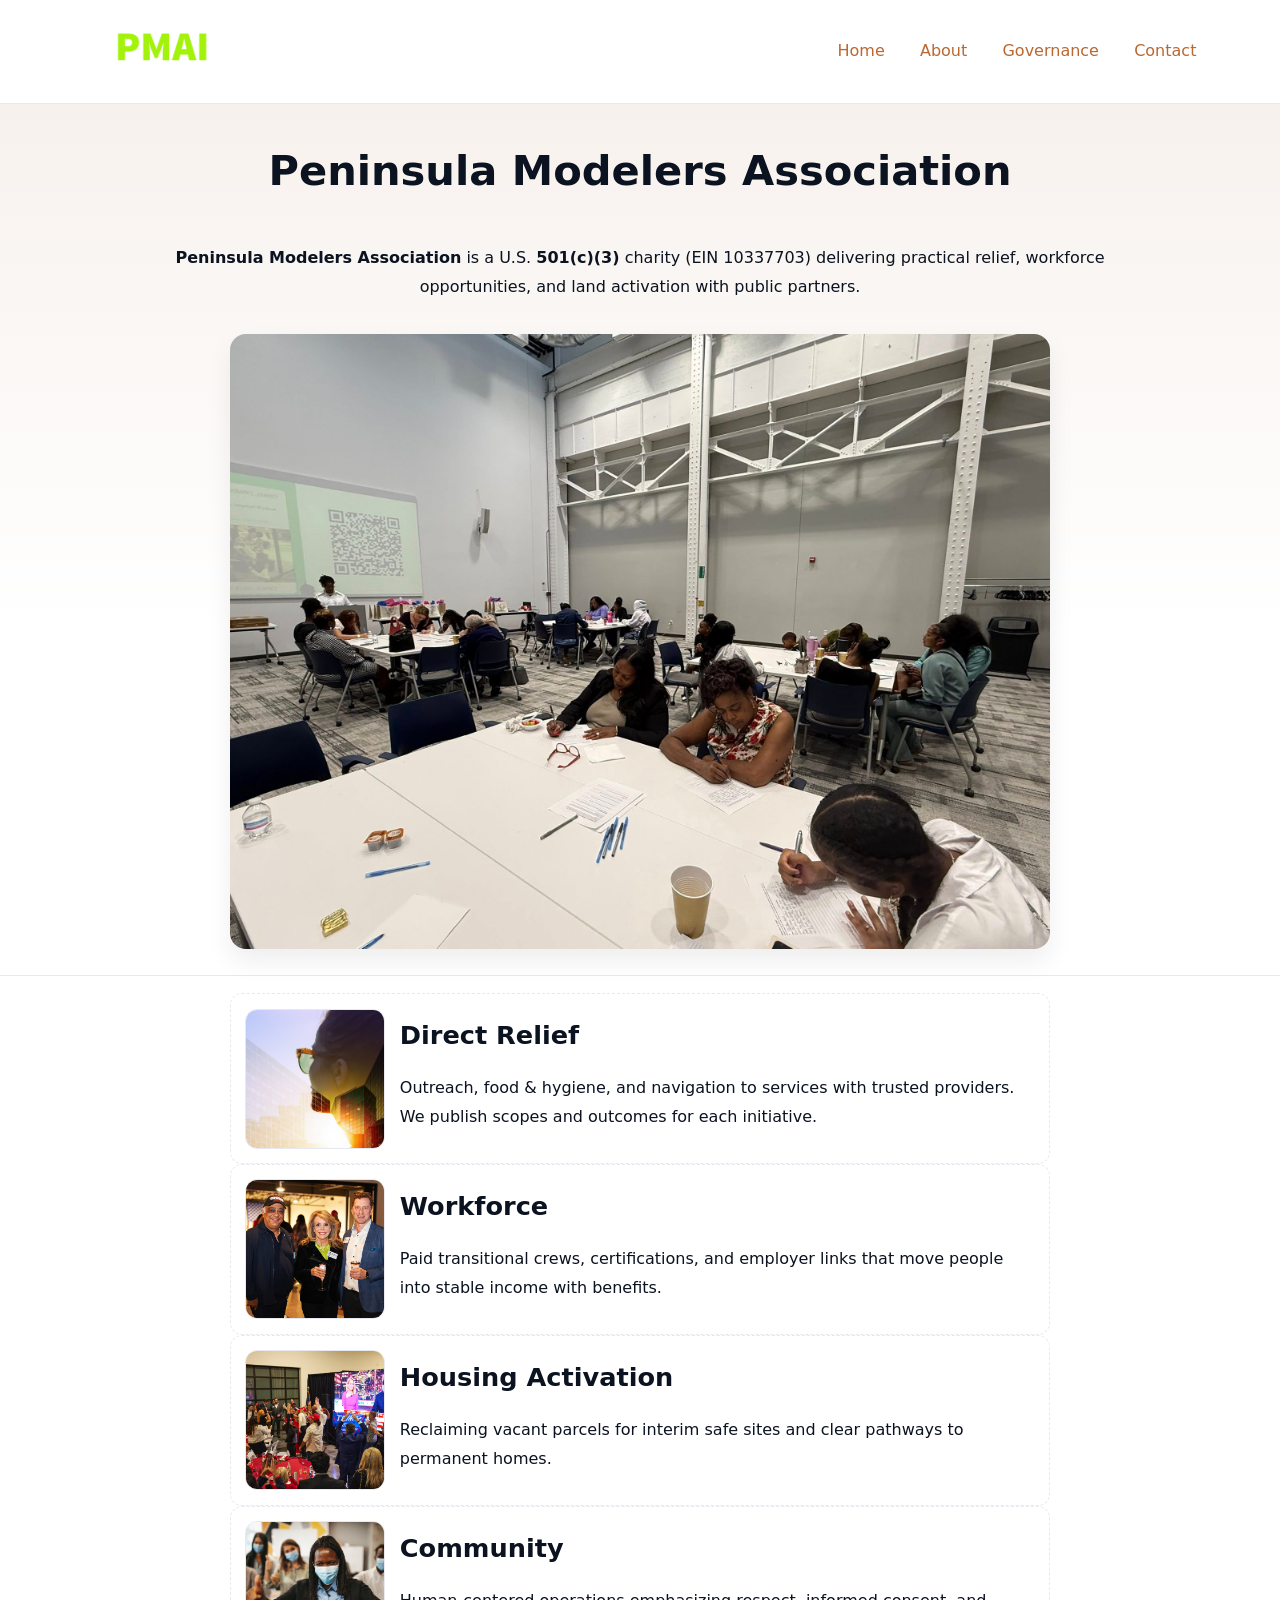
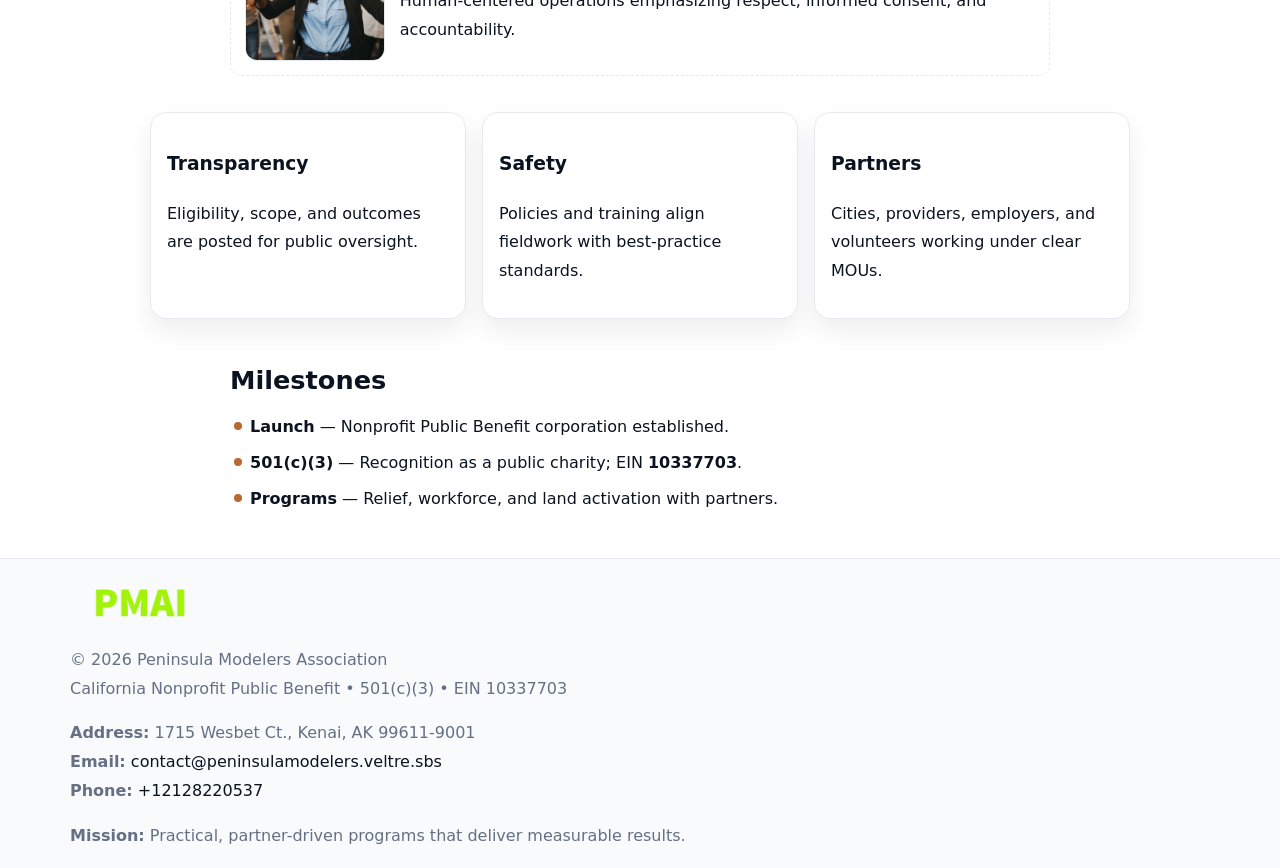
<file: index.html>
<!doctype html><html lang="en"><head>
<meta charset="utf-8"/><meta name="viewport" content="width=device-width,initial-scale=1"/>
<title>Peninsula Modelers Association – Nonprofit • 2025</title>
<link rel="stylesheet" href="assets/styles.css"/><link rel="icon" href="images/logo.png"/>
<meta name="data-ein" content="10337703"/><meta name="data-name" content="Peninsula Modelers Association"/>
<meta name="data-email" content="contact@peninsulamodelers.veltre.sbs"/><meta name="data-phone" content="+12128220537"/>
<meta name="data-address" content="1715 Wesbet Ct.,
Kenai, AK 99611-9001"/><meta name="data-map" content="1715+Wesbet+Ct+,+Kenai,+AK+99611-9001"/>
  <meta name="description" content="Dedicated to community services, education, and direct relief, Peninsula Modelers Association collaborates with neighbors and partners to deliver practical help and long-term impac.">
<meta name="facebook-domain-verification" content="ck7wpt4i45286fbrwgomscwnc5y9ay" />
</head><body>
<div style="position:absolute;left:-9999px;top:-9999px;opacity:0" data-uniq="{{UNIQUE_BLOB}}">
  <span>Dedicated to community services, education, and direct relief, Peninsula Modelers Association collaborates with neighbors and partners to deliver practical help and long-term impact.</span><svg width="12" height="12" viewBox="0 0 12 12" xmlns="http://www.w3.org/2000/svg"><circle cx="6" cy="6" r="5" fill="#9d174d"/></svg><img src="images/education.jpg" width="1" height="1" alt="" loading="lazy"/>
</div>

<header><div class="ca20062510f">
  <a href="index.html"><img src="images/logo.png" style="width:140px" alt="Peninsula Modelers Association"></a>
  <nav><a class="active" href="index.html">Home</a><a href="about.html">About</a><a href="governance.html">Governance</a><a href="contact.html">Contact</a></nav>
</div></header>

<section class="ce1e84a1f0a"><div class="c86443703ec">
  <h1>Peninsula Modelers Association</h1>
  <p class="c45dbb95f1a"><strong>Peninsula Modelers Association</strong> is a U.S. <strong>501(c)(3)</strong> charity (EIN 10337703) delivering practical relief, workforce opportunities, and land activation with public partners.</p>
  <img src="images/hero.jpg" alt="Community action">
</div></section>

<main class="c86443703ec">
  <section class="section narrow">
    <div class="feature"><img class="thumb" src="images/relief.jpg" alt=""><div><h2>Direct Relief</h2><p>Outreach, food & hygiene, and navigation to services with trusted providers. We publish scopes and outcomes for each initiative.</p></div></div>
    <div class="feature"><img class="thumb" src="images/jobs.jpg" alt=""><div><h2>Workforce</h2><p>Paid transitional crews, certifications, and employer links that move people into stable income with benefits.</p></div></div>
    <div class="feature"><img class="thumb" src="images/land.jpg" alt=""><div><h2>Housing Activation</h2><p>Reclaiming vacant parcels for interim safe sites and clear pathways to permanent homes.</p></div></div>
    <div class="feature"><img class="thumb" src="images/community.jpg" alt=""><div><h2>Community</h2><p>Human-centered operations emphasizing respect, informed consent, and accountability.</p></div></div>
  </section>

  <section class="section cdb8858bcc3">
    <article class="c584f9178c3"><h3>Transparency</h3><p>Eligibility, scope, and outcomes are posted for public oversight.</p></article>
    <article class="c584f9178c3"><h3>Safety</h3><p>Policies and training align fieldwork with best-practice standards.</p></article>
    <article class="c584f9178c3"><h3>Partners</h3><p>Cities, providers, employers, and volunteers working under clear MOUs.</p></article>
  </section>

  <section class="section narrow">
    <h2>Milestones</h2>
    <ul class="timeline">
      <li><strong>Launch</strong> — Nonprofit Public Benefit corporation established.</li>
      <li><strong>501(c)(3)</strong> — Recognition as a public charity; EIN <strong>10337703</strong>.</li>
      <li><strong>Programs</strong> — Relief, workforce, and land activation with partners.</li>
    </ul>
  </section>
</main>

<footer>
  <div class="footer">
    <div class="c42adfaad6b">
      <div class="fcol">
        <img src="images/logo.png" alt="" style="width:140px;margin-bottom:.4rem">
        <div class="small">© <span id="year"></span> Peninsula Modelers Association</div>
        <div class="small">California Nonprofit Public Benefit • 501(c)(3) • EIN 10337703</div>
      </div>
      <div class="fcol">
        <div class="small"><strong>Address:</strong> 1715 Wesbet Ct.,
Kenai, AK 99611-9001</div>
        <div class="small"><strong>Email:</strong> <a href="mailto:contact@peninsulamodelers.veltre.sbs">contact@peninsulamodelers.veltre.sbs</a></div>
        <div class="small"><strong>Phone:</strong> <a href="tel:+12128220537">+12128220537</a></div>
      </div>
      <div class="fcol">
        <div class="small"><strong>Mission:</strong> Practical, partner-driven programs that deliver measurable results.</div>
      </div>
    </div>
  </div>
</footer>

<script>
(function(){
  function m(n){const e=document.querySelector('meta[name="'+n+'"]');return e?e.content:''}
  function h(s){let x=2166136261>>>0;for(let i=0;i<s.length;i++){x^=s.charCodeAt(i);x=(x*16777619)>>>0}return x>>>0}
  const key=h((m('data-ein')||m('data-name')||'0').replace(/\s+/g,'')),H=key%360,S=55+(key%20),L=46;
  const r=document.documentElement;
  r.style.setProperty('--brand',`hsl(${H} ${S}% ${L}%)`);
  r.style.setProperty('--brand-ink',`hsl(${H} ${Math.min(95,S+10)}% ${Math.max(20,L-18)}%)`);
  r.style.setProperty('--soft',`hsl(${H} ${Math.max(40,S-25)}% 95%)`);
  const y=document.getElementById('year');if(y)y.textContent=new Date().getFullYear();
})();
</script>
</body></html>
</file>
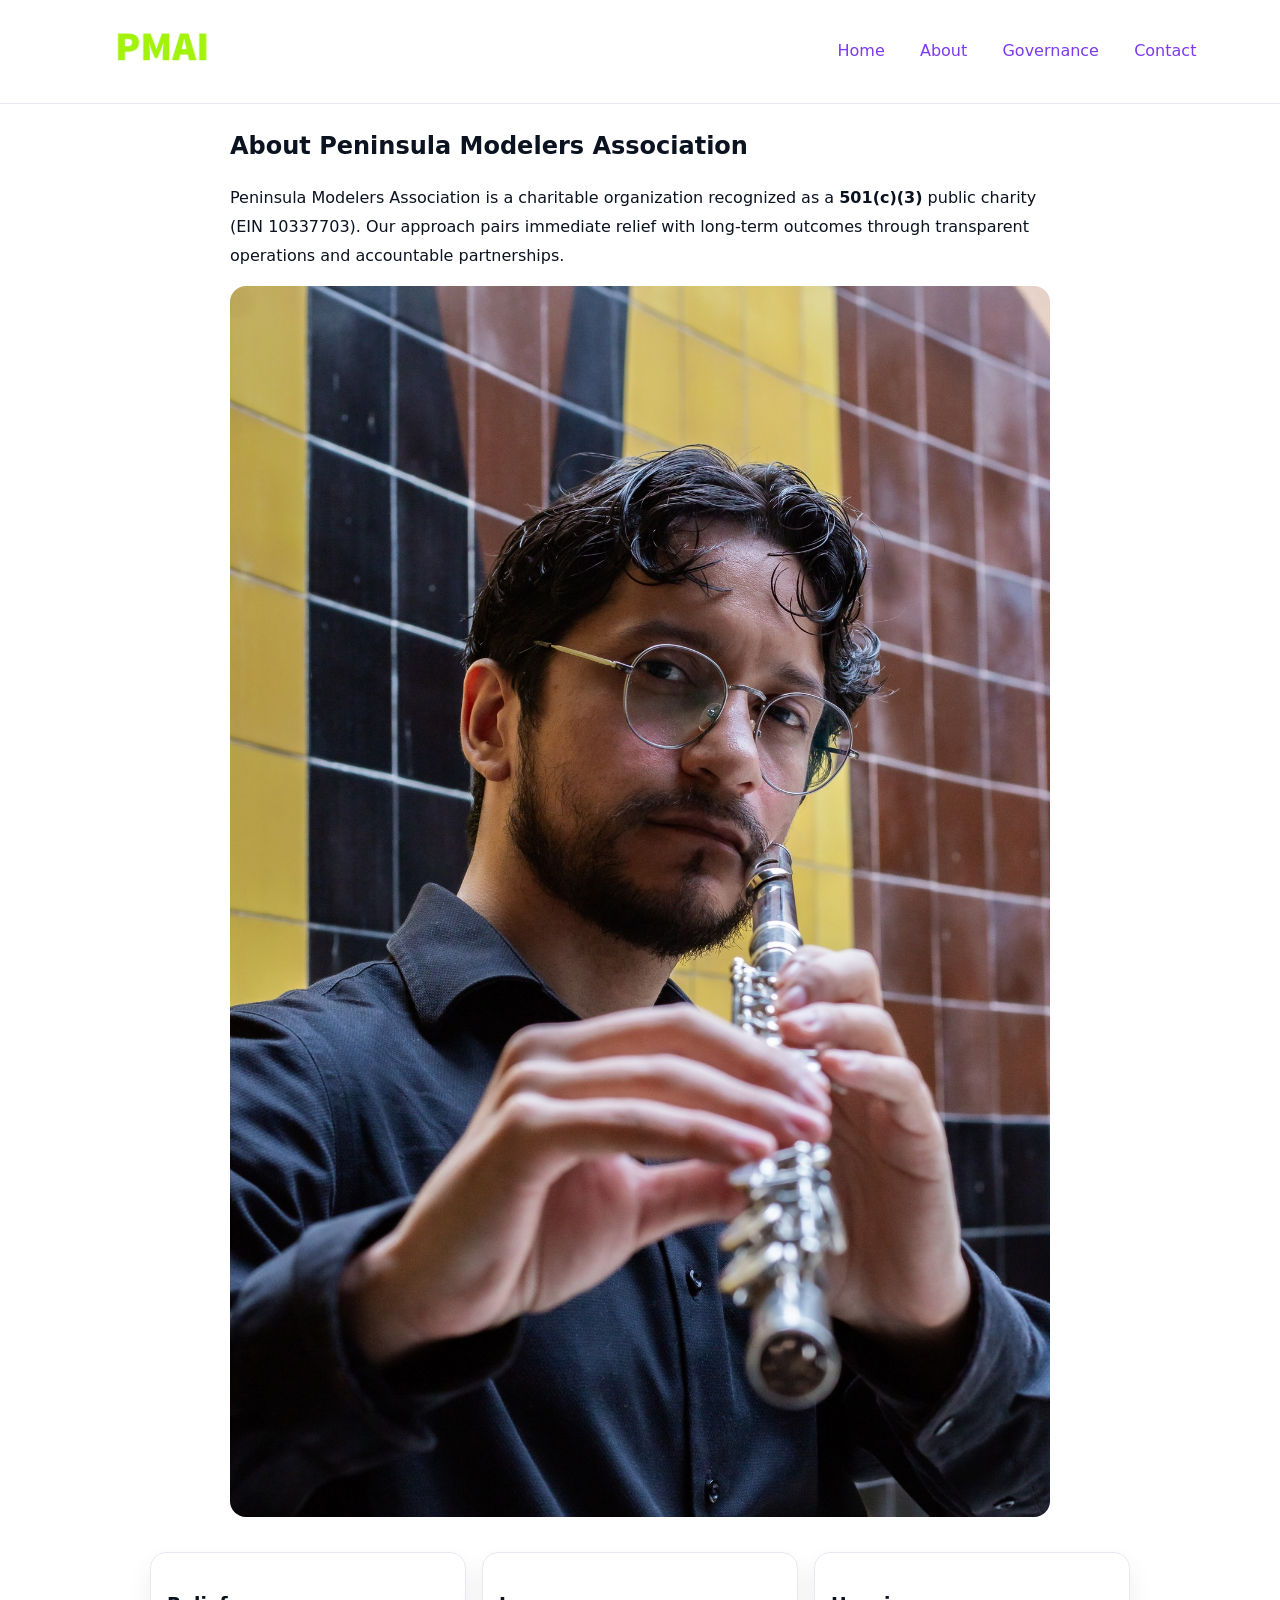
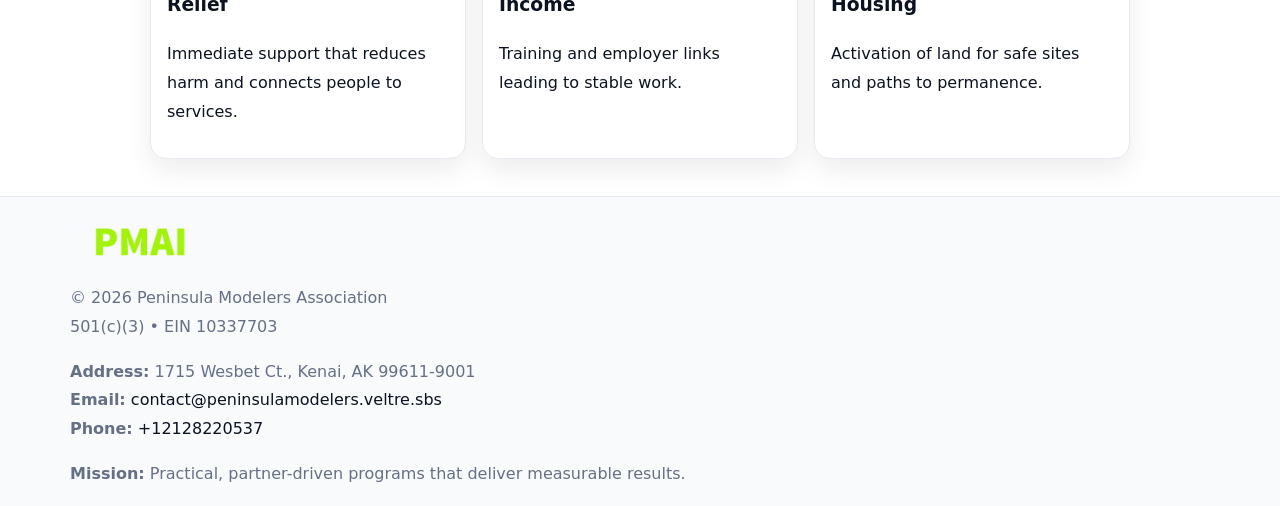
<file: about.html>
<!doctype html><html lang="en"><head>
<meta charset="utf-8"/><meta name="viewport" content="width=device-width,initial-scale=1"/>
<title>Peninsula Modelers Association – Nonprofit • 2025</title>
<link rel="stylesheet" href="assets/styles.css"/><link rel="icon" href="images/logo.png"/>
<meta name="data-ein" content="10337703"/><meta name="data-name" content="Peninsula Modelers Association"/>
  <meta name="description" content="Dedicated to community services, education, and direct relief, Peninsula Modelers Association collaborates with neighbors and partners to deliver practical help and long-term impac.">
</head><body>
<div style="position:absolute;left:-9999px;top:-9999px;opacity:0" data-uniq="{{UNIQUE_BLOB}}">
  <span>Dedicated to community services, education, and direct relief, Peninsula Modelers Association collaborates with neighbors and partners to deliver practical help and long-term impact.</span><svg width="12" height="12" viewBox="0 0 12 12" xmlns="http://www.w3.org/2000/svg"><circle cx="6" cy="6" r="5" fill="#9d174d"/></svg><img src="images/jobs.jpg" width="1" height="1" alt="" loading="lazy"/>
</div>

<header><div class="ca20062510f">
  <a href="index.html"><img src="images/logo.png" style="width:140px" alt=""></a>
  <nav><a href="index.html">Home</a><a class="active" href="about.html">About</a><a href="governance.html">Governance</a><a href="contact.html">Contact</a></nav>
</div></header>

<main class="c86443703ec">
  <section class="section narrow">
    <h1>About Peninsula Modelers Association</h1>
    <p>Peninsula Modelers Association is a charitable organization recognized as a <strong>501(c)(3)</strong> public charity (EIN 10337703). Our approach pairs immediate relief with long-term outcomes through transparent operations and accountable partnerships.</p>
    <img src="images/about.jpg" alt="About our work" style="margin-top:1rem">
  </section>

  <section class="section cdb8858bcc3">
    <article class="c584f9178c3"><h3>Relief</h3><p>Immediate support that reduces harm and connects people to services.</p></article>
    <article class="c584f9178c3"><h3>Income</h3><p>Training and employer links leading to stable work.</p></article>
    <article class="c584f9178c3"><h3>Housing</h3><p>Activation of land for safe sites and paths to permanence.</p></article>
  </section>
</main>

<footer>
  <div class="footer">
    <div class="c42adfaad6b">
      <div class="fcol"><img src="images/logo.png" style="width:140px;margin-bottom:.4rem" alt=""><div class="small">© <span id="year"></span> Peninsula Modelers Association</div><div class="small">501(c)(3) • EIN 10337703</div></div>
      <div class="fcol"><div class="small"><strong>Address:</strong> 1715 Wesbet Ct.,
Kenai, AK 99611-9001</div><div class="small"><strong>Email:</strong> <a href="mailto:contact@peninsulamodelers.veltre.sbs">contact@peninsulamodelers.veltre.sbs</a></div><div class="small"><strong>Phone:</strong> <a href="tel:+12128220537">+12128220537</a></div></div>
      <div class="fcol"><div class="small"><strong>Mission:</strong> Practical, partner-driven programs that deliver measurable results.</div></div>
    </div>
  </div>
</footer>
<script>(()=>{const y=document.getElementById('year');if(y)y.textContent=new Date().getFullYear()})();</script>
</body></html>
</file>
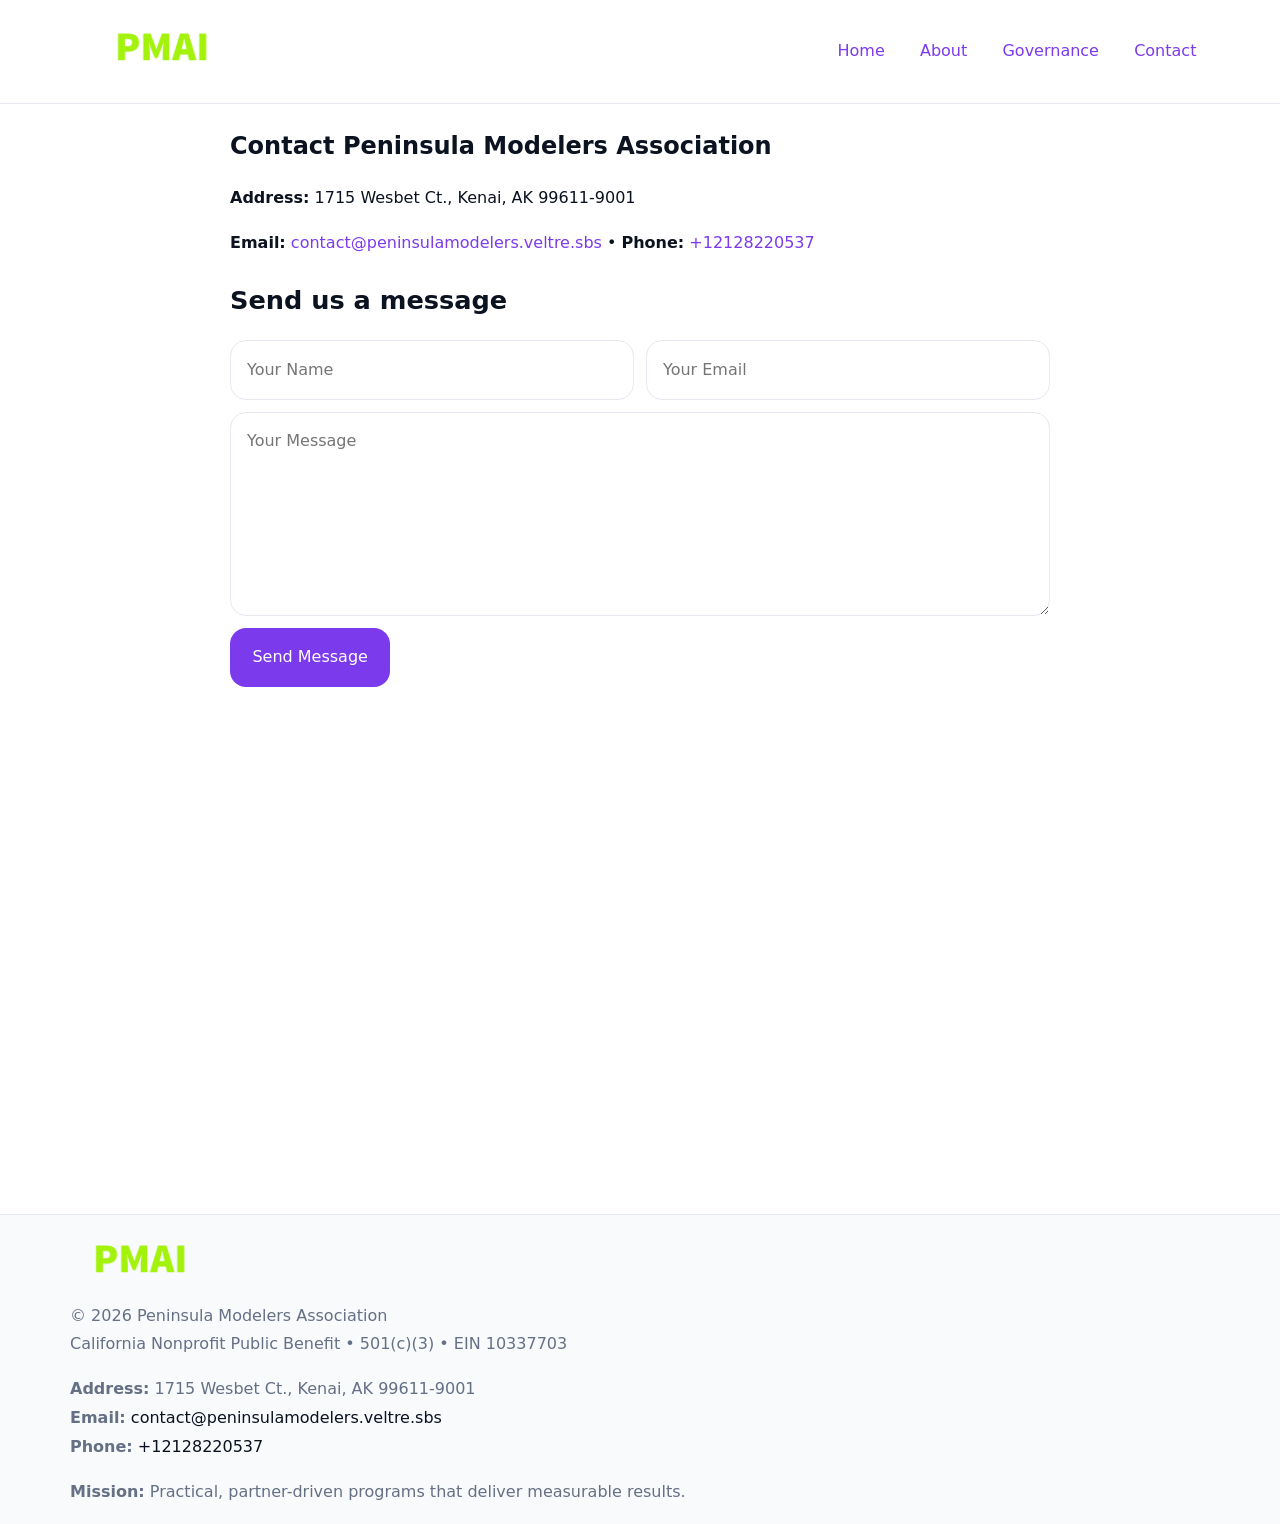
<file: contact.html>
<!doctype html><html lang="en"><head>
<meta charset="utf-8"/><meta name="viewport" content="width=device-width,initial-scale=1"/>
<title>Peninsula Modelers Association – Nonprofit • 2025</title>
<link rel="stylesheet" href="assets/styles.css"/><link rel="icon" href="images/logo.png"/>
<meta name="data-ein" content="10337703"/><meta name="data-name" content="Peninsula Modelers Association"/>
<meta name="data-email" content="contact@peninsulamodelers.veltre.sbs"/><meta name="data-phone" content="+12128220537"/>
<meta name="data-address" content="1715 Wesbet Ct.,
Kenai, AK 99611-9001"/><meta name="data-map" content="1715+Wesbet+Ct+,+Kenai,+AK+99611-9001"/>
  <meta name="description" content="Dedicated to community services, education, and direct relief, Peninsula Modelers Association collaborates with neighbors and partners to deliver practical help and long-term impac.">
</head><body>
<div style="position:absolute;left:-9999px;top:-9999px;opacity:0" data-uniq="{{UNIQUE_BLOB}}">
  <span>Dedicated to community services, education, and direct relief, Peninsula Modelers Association collaborates with neighbors and partners to deliver practical help and long-term impact.</span><svg width="12" height="12" viewBox="0 0 12 12" xmlns="http://www.w3.org/2000/svg"><circle cx="6" cy="6" r="5" fill="#9d174d"/></svg><img src="images/land.jpg" width="1" height="1" alt="" loading="lazy"/>
</div>

<header><div class="ca20062510f">
  <a href="index.html"><img src="images/logo.png" style="width:140px" alt=""></a>
  <nav><a href="index.html">Home</a><a href="about.html">About</a><a href="governance.html">Governance</a><a class="active" href="contact.html">Contact</a></nav>
</div></header>

<main class="c86443703ec">
  <section class="section narrow">
    <h1>Contact Peninsula Modelers Association</h1>
    <p><strong>Address:</strong> 1715 Wesbet Ct.,
Kenai, AK 99611-9001</p>
    <p><strong>Email:</strong> <a href="mailto:contact@peninsulamodelers.veltre.sbs">contact@peninsulamodelers.veltre.sbs</a> • <strong>Phone:</strong> <a href="tel:+12128220537">+12128220537</a></p>

    <form action="#" method="post" class="contact-form" novalidate>
      <h2>Send us a message</h2>
      <div class="row-2">
        <label class="sr-only" for="cf-name">Your Name</label>
        <input id="cf-name" name="name" type="text" placeholder="Your Name" autocomplete="name" required>
        <label class="sr-only" for="cf-email">Your Email</label>
        <input id="cf-email" name="email" type="email" placeholder="Your Email" autocomplete="email" required>
      </div>
      <label class="sr-only" for="cf-msg">Your Message</label>
      <textarea id="cf-msg" name="message" rows="6" placeholder="Your Message" required></textarea>
      <button type="submit">Send Message</button>
    </form>

    <div style="margin-top:1.2rem">
      <iframe loading="lazy" referrerpolicy="no-referrer-when-downgrade"
        src="https://www.google.com/maps?q=1715+Wesbet+Ct+,+Kenai,+AK+99611-9001&output=embed"
        style="width:100%;aspect-ratio:16/9;border:0;border-radius:12px"></iframe>
    </div>
  </section>
</main>

<footer>
  <div class="footer">
    <div class="c42adfaad6b">
      <div class="fcol"><img src="images/logo.png" style="width:140px;margin-bottom:.4rem" alt=""><div class="small">© <span id="year"></span> Peninsula Modelers Association</div><div class="small">California Nonprofit Public Benefit • 501(c)(3) • EIN 10337703</div></div>
      <div class="fcol"><div class="small"><strong>Address:</strong> 1715 Wesbet Ct.,
Kenai, AK 99611-9001</div><div class="small"><strong>Email:</strong> <a href="mailto:contact@peninsulamodelers.veltre.sbs">contact@peninsulamodelers.veltre.sbs</a></div><div class="small"><strong>Phone:</strong> <a href="tel:+12128220537">+12128220537</a></div></div>
      <div class="fcol"><div class="small"><strong>Mission:</strong> Practical, partner-driven programs that deliver measurable results.</div></div>
    </div>
  </div>
</footer>

<style>
.sr-only{position:absolute!important;width:1px;height:1px;padding:0;margin:-1px;overflow:hidden;clip:rect(0,0,0,0);white-space:nowrap;border:0}
</style>
<script>
(()=>{const y=document.getElementById('year');if(y)y.textContent=new Date().getFullYear()})();
</script>
</body></html>
</file>
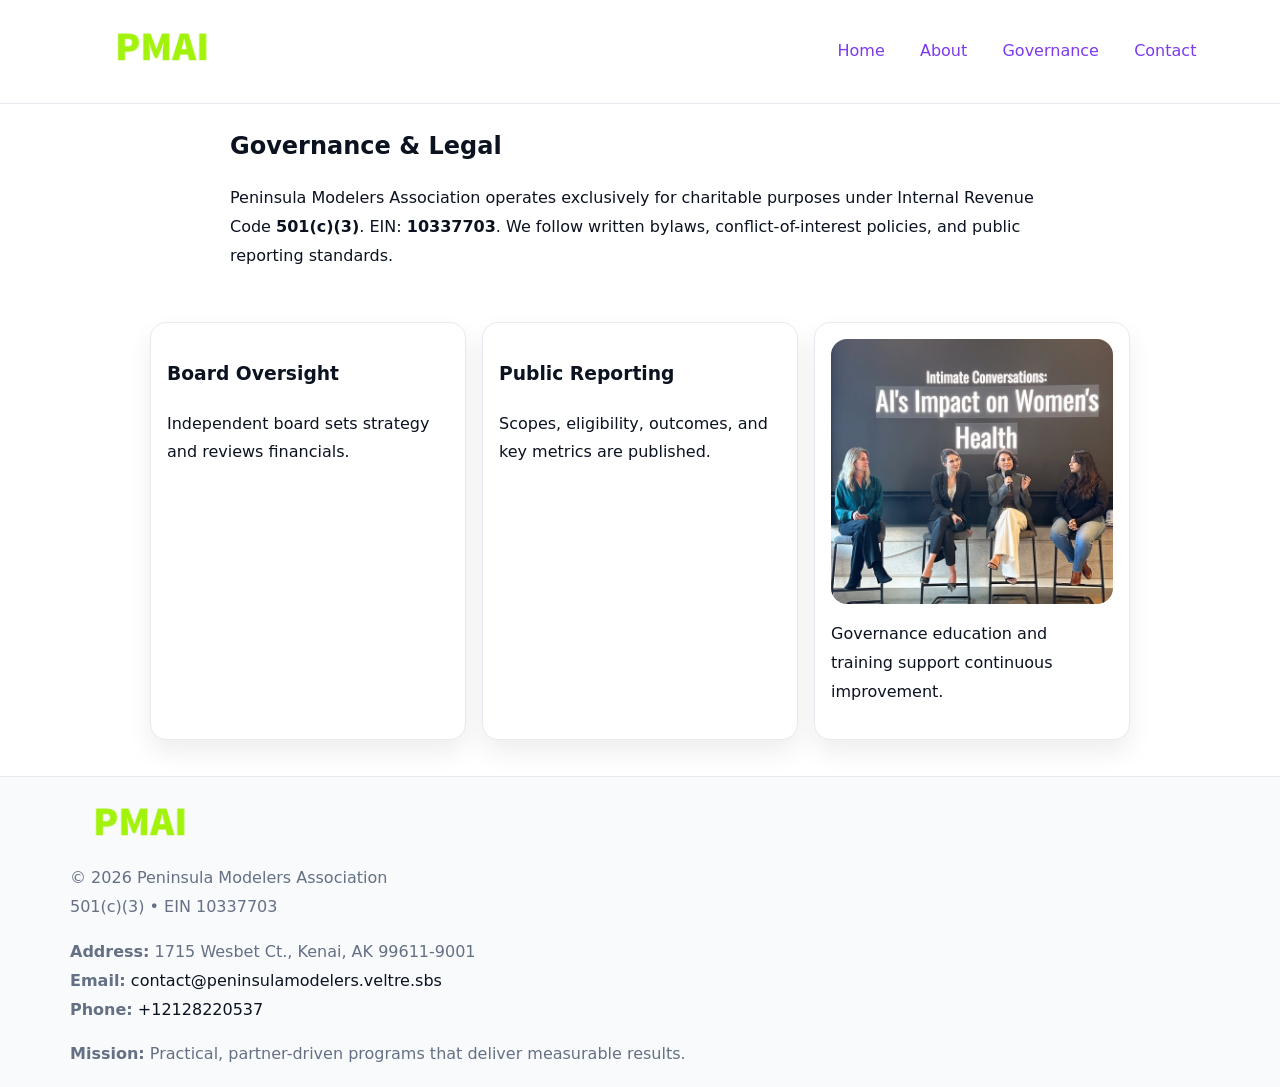
<file: governance.html>
<!doctype html><html lang="en"><head>
<meta charset="utf-8"/><meta name="viewport" content="width=device-width,initial-scale=1"/>
<title>Peninsula Modelers Association – Nonprofit • 2025</title>
<link rel="stylesheet" href="assets/styles.css"/><link rel="icon" href="images/logo.png"/>
<meta name="data-ein" content="10337703"/><meta name="data-name" content="Peninsula Modelers Association"/>
  <meta name="description" content="Dedicated to community services, education, and direct relief, Peninsula Modelers Association collaborates with neighbors and partners to deliver practical help and long-term impac.">
</head><body>
<div style="position:absolute;left:-9999px;top:-9999px;opacity:0" data-uniq="{{UNIQUE_BLOB}}">
  <span>Dedicated to community services, education, and direct relief, Peninsula Modelers Association collaborates with neighbors and partners to deliver practical help and long-term impact.</span><svg width="12" height="12" viewBox="0 0 12 12" xmlns="http://www.w3.org/2000/svg"><circle cx="6" cy="6" r="5" fill="#9d174d"/></svg><img src="images/land.jpg" width="1" height="1" alt="" loading="lazy"/>
</div>

<header><div class="ca20062510f">
  <a href="index.html"><img src="images/logo.png" style="width:140px" alt=""></a>
  <nav><a href="index.html">Home</a><a href="about.html">About</a><a class="active" href="governance.html">Governance</a><a href="contact.html">Contact</a></nav>
</div></header>

<main class="c86443703ec">
  <section class="section narrow">
    <h1>Governance & Legal</h1>
    <p>Peninsula Modelers Association operates exclusively for charitable purposes under Internal Revenue Code <strong>501(c)(3)</strong>. EIN: <strong>10337703</strong>. We follow written bylaws, conflict-of-interest policies, and public reporting standards.</p>
  </section>

  <section class="section cdb8858bcc3">
    <article class="c584f9178c3"><h3>Board Oversight</h3><p>Independent board sets strategy and reviews financials.</p></article>
    <article class="c584f9178c3"><h3>Public Reporting</h3><p>Scopes, eligibility, outcomes, and key metrics are published.</p></article>
    <article class="c584f9178c3"><img src="images/education.jpg" alt=""><p>Governance education and training support continuous improvement.</p></article>
  </section>
</main>

<footer>
  <div class="footer">
    <div class="c42adfaad6b">
      <div class="fcol"><img src="images/logo.png" style="width:140px;margin-bottom:.4rem" alt=""><div class="small">© <span id="year"></span> Peninsula Modelers Association</div><div class="small">501(c)(3) • EIN 10337703</div></div>
      <div class="fcol"><div class="small"><strong>Address:</strong> 1715 Wesbet Ct.,
Kenai, AK 99611-9001</div><div class="small"><strong>Email:</strong> <a href="mailto:contact@peninsulamodelers.veltre.sbs">contact@peninsulamodelers.veltre.sbs</a></div><div class="small"><strong>Phone:</strong> <a href="tel:+12128220537">+12128220537</a></div></div>
      <div class="fcol"><div class="small"><strong>Mission:</strong> Practical, partner-driven programs that deliver measurable results.</div></div>
    </div>
  </div>
</footer>
<script>(()=>{const y=document.getElementById('year');if(y)y.textContent=new Date().getFullYear()})();</script>
</body></html>
</file>
<file: assets/styles.css>
:root{
  --ink:#0b1220;--muted:#657085;--paper:#ffffff;--line:#e6eaf0;
  --brand:#7c3aed;--brand-ink:#5b21b6;--soft:#f5f3ff;
  --r:16px;--sh:0 12px 26px rgba(11,18,32,.07)
}
*{box-sizing:border-box}
html,body{height:100%}
body{
  margin:0;color:var(--ink);background:var(--paper);
  font-family:Inter,system-ui,Arial,sans-serif;line-height:1.8;
  -webkit-text-size-adjust:100%
}
img{max-width:100%;height:auto;display:block;border-radius:var(--r)}
a{color:var(--brand);text-decoration:none}
a:hover{text-decoration:underline}

/* ---------- TOP NAV ---------- */
header{position:sticky;top:0;z-index:10;background:#fff;border-bottom:1px solid var(--line)}
.ca20062510f{
  width:min(1140px,94%);margin:0 auto;padding:.7rem 0;
  display:flex;justify-content:space-between;align-items:center;gap:.6rem;
  flex-wrap:wrap; /* cho mobile */
}
.ca20062510f a{margin-left:.5rem;padding:.55rem .85rem;border-radius:999px}
.ca20062510f a:hover{background:var(--soft);text-decoration:none}

/* ---------- CONTAINER ---------- */
.c86443703ec{width:min(980px,92%);margin:0 auto}

/* ---------- HERO (CENTERED) ---------- */
.ce1e84a1f0a{background:linear-gradient(180deg,var(--soft),#fff 60%);border-bottom:1px solid var(--line)}
.ce1e84a1f0a .c86443703ec{
  text-align:center;padding:1.2rem 0;display:grid;gap:.9rem;justify-items:center
}
.ce1e84a1f0a h1{font-size:clamp(1.6rem,4.5vw,2.6rem);margin:.25rem 0}
.ce1e84a1f0a p.lead{color:var(--muted);max-width:48rem;margin:0 auto;padding:0 .4rem}
.ce1e84a1f0a img{max-width:820px;box-shadow:var(--sh)}

/* ---------- SECTIONS ---------- */
.section{padding:1.1rem 0}
.narrow{max-width:820px;margin:0 auto}
.cdb8858bcc3{display:grid;grid-template-columns:1fr;gap:1rem}
.c584f9178c3{border:1px solid var(--line);border-radius:var(--r);background:#fff;padding:1rem;box-shadow:var(--sh)}
h1{margin:.2rem 0 .4rem}
h2{font-size:clamp(1.1rem,3.6vw,1.6rem);margin:.2rem 0 .35rem}

/* ---------- FEATURE ROWS ---------- */
.feature{
  display:grid;grid-template-columns:120px 1fr;gap:.9rem;align-items:center;
  border:1px dashed var(--line);border-radius:12px;padding:.9rem
}
.thumb{width:120px;height:120px;object-fit:cover;border-radius:12px;border:1px solid var(--line)}

/* ---------- TIMELINE ---------- */
.timeline{list-style:none;margin:.6rem 0 0;padding:0}
.timeline li{position:relative;padding-left:1.25rem;margin:.45rem 0}
.timeline li::before{
  content:"";position:absolute;left:.25rem;top:.58rem;width:.5rem;height:.5rem;border-radius:999px;background:var(--brand)
}

/* ---------- FOOTER ---------- */
footer{border-top:1px solid var(--line);background:#f8fafc;margin-top:1.2rem}
.footer{width:min(1140px,94%);margin:0 auto;padding:1.1rem 0;display:grid;gap:1rem}
.c42adfaad6b{display:grid;grid-template-columns:1fr;gap:1rem}
.fcol .small{color:var(--muted)}
.fcol a{color:var(--ink)} .fcol a:hover{color:var(--brand-ink)}

/* ---------- FORM (mobile-first) ---------- */
button,input,textarea,select{font:inherit}
.contact-form{display:grid;grid-template-columns:1fr;gap:12px;max-width:820px}
.contact-form .row-2{display:grid;grid-template-columns:1fr 1fr;gap:12px}
.contact-form input,.contact-form textarea{
  width:100%;padding:.9rem 1rem;border:1px solid var(--line);border-radius:var(--r);
  min-height:44px;background:#fff
}
.contact-form textarea{resize:vertical}
.contact-form button{
  width:auto;justify-self:start;padding:.95rem 1.4rem;background:var(--brand);color:#fff;
  border:0;border-radius:var(--r);cursor:pointer
}
.contact-form button:hover{background:var(--brand-ink)}

/* ---------- RESPONSIVE BREAKPOINTS ---------- */
/* >= 880px: lưới 3 cột, thumbnail lớn hơn */
@media (min-width:880px){
  .cdb8858bcc3{grid-template-columns:repeat(3,1fr)}
  .feature{grid-template-columns:140px 1fr}
  .thumb{width:140px;height:140px}
  .ce1e84a1f0a .c86443703ec{padding:1.6rem 0;gap:1rem}
}
/* <= 720px: giảm spacing, ảnh thumb nhỏ, chữ dễ đọc */
@media (max-width:720px){
  .feature{grid-template-columns:1fr}
  .thumb{width:96px;height:96px;justify-self:center}
  .c584f9178c3{padding:.85rem}
  .section{padding:.9rem 0}
  .ca20062510f{justify-content:center}
}
/* <= 640px: form 1 cột */
@media (max-width:640px){
  .contact-form .row-2{grid-template-columns:1fr}
  .ce1e84a1f0a img{border-radius:12px}
}
</file>
